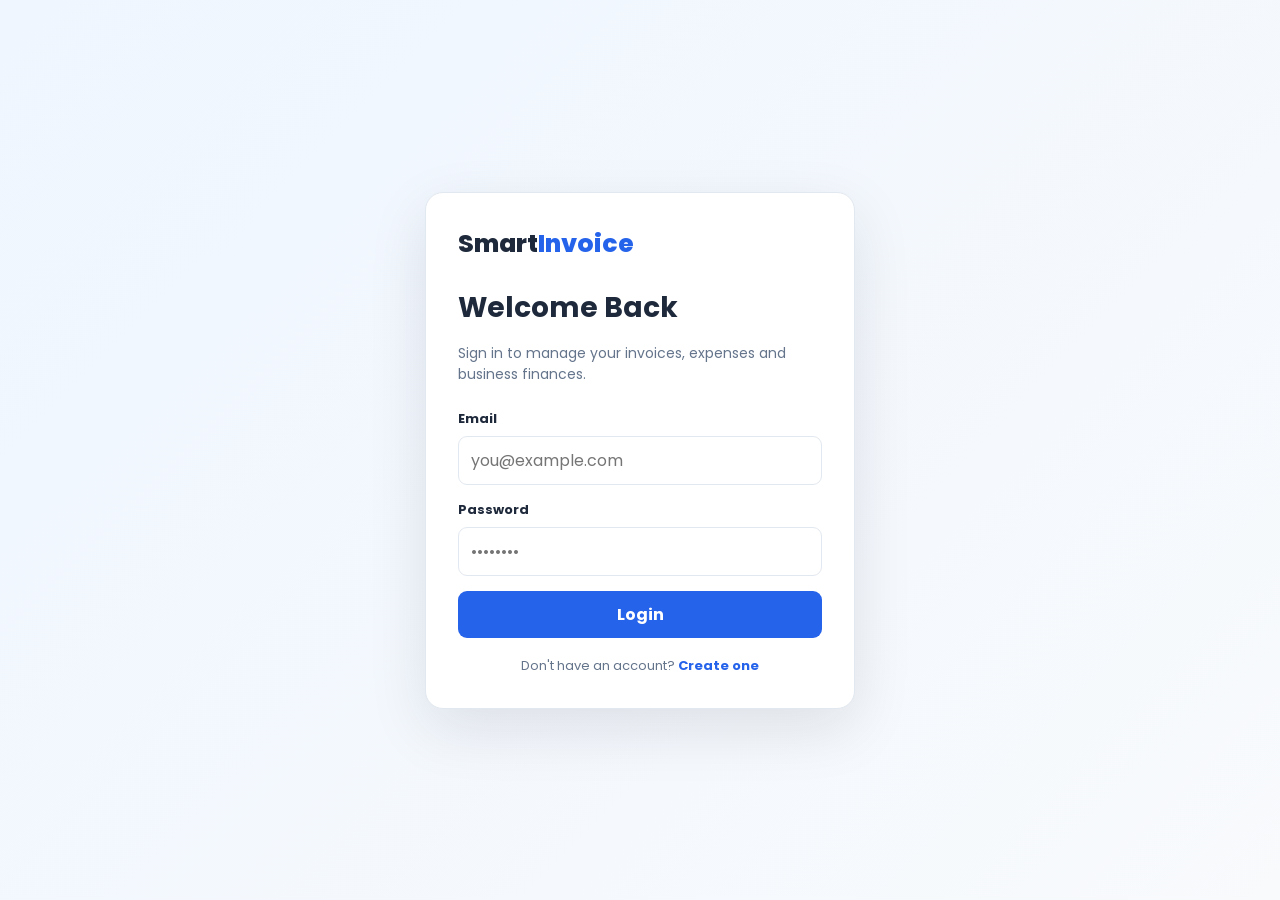
<file: index.html>
<!DOCTYPE html>
<html lang="en">
<head>
    <meta charset="UTF-8">
    <meta name="viewport" content="width=device-width, initial-scale=1.0">
    <title>SmartInvoice</title>

    <meta http-equiv="refresh" content="0; url=pages/login.html">
</head>

<body>
    <p>
        Opening SmartInvoice...
        <a href="pages/login.html">Continue</a>
    </p>
</body>
</html>
</file>
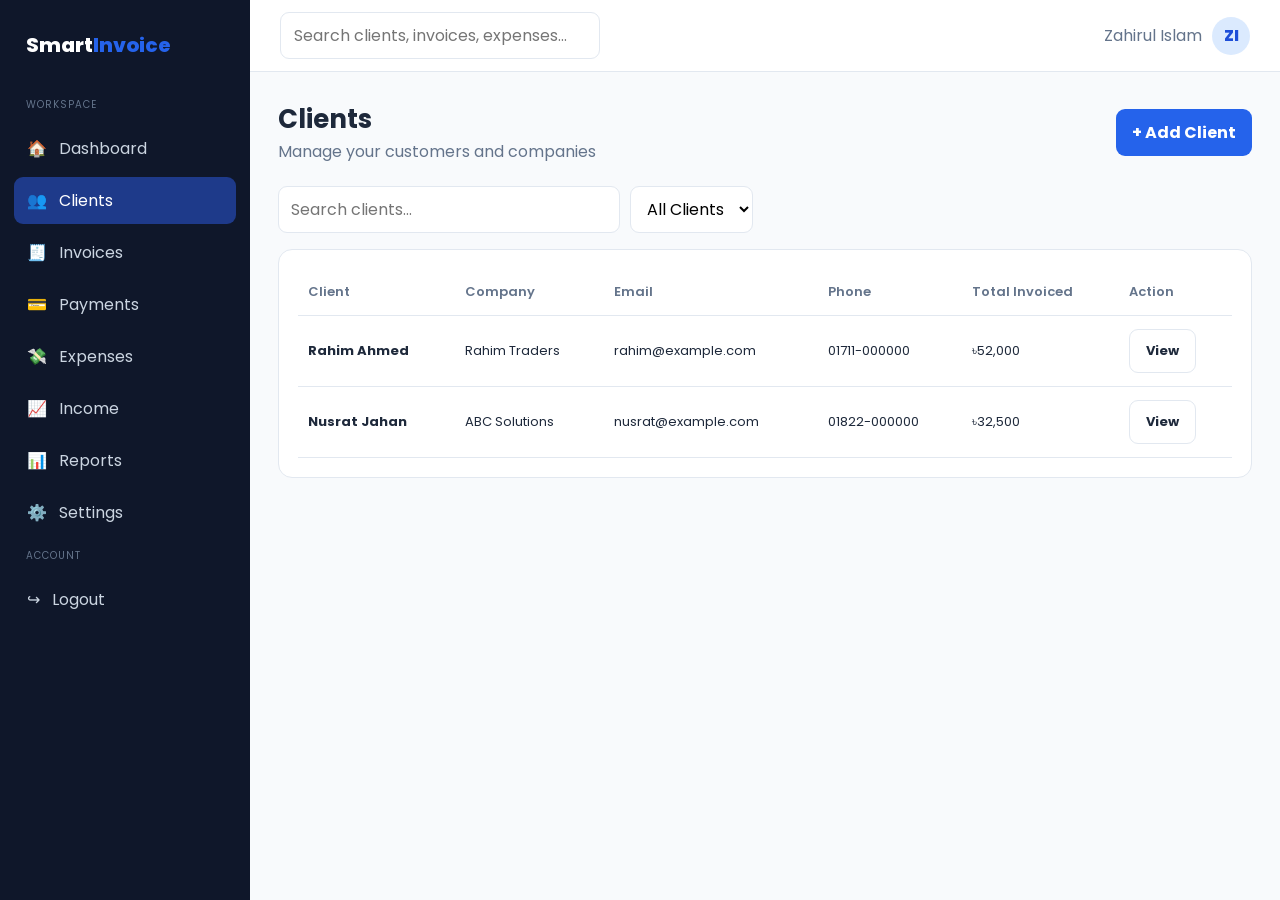
<file: pages/clients.html>
<!DOCTYPE html>
<html lang="en">
<head>
    <meta charset="UTF-8">
    <meta name="viewport" content="width=device-width, initial-scale=1.0">
    <title>Clients — SmartInvoice</title>

    <link rel="stylesheet" href="../assets/css/style.css">
</head>

<body>
    <div class="app">
        
    <aside class="sidebar" id="sidebar">
        <div class="sidebar-logo">
            Smart<span>Invoice</span>
        </div>

        <div class="nav-title">Workspace</div>

        <nav class="nav">
            <button data-page="dashboard" onclick="location.href='dashboard.html'">🏠 &nbsp; Dashboard</button>
            <button data-page="clients" onclick="location.href='clients.html'">👥 &nbsp; Clients</button>
            <button data-page="invoices" onclick="location.href='invoices.html'">🧾 &nbsp; Invoices</button>
            <button data-page="payments" onclick="location.href='payments.html'">💳 &nbsp; Payments</button>
            <button data-page="expenses" onclick="location.href='expenses.html'">💸 &nbsp; Expenses</button>
            <button data-page="income" onclick="location.href='income.html'">📈 &nbsp; Income</button>
            <button data-page="reports" onclick="location.href='reports.html'">📊 &nbsp; Reports</button>
            <button data-page="settings" onclick="location.href='settings.html'">⚙️ &nbsp; Settings</button>
        </nav>

        <div class="nav-title">Account</div>

        <nav class="nav">
            <button onclick="SmartInvoice.logout()">↪ &nbsp; Logout</button>
        </nav>
    </aside>
    

        <main class="main">
            <header class="topbar">
                <div class="topbar-left">
                    <button
                        class="mobile-menu"
                        onclick="SmartInvoice.toggleSidebar()"
                    >
                        ☰
                    </button>

                    <input
                        class="search"
                        type="search"
                        placeholder="Search clients, invoices, expenses..."
                    >
                </div>

                <div class="profile">
                    <span class="muted">Zahirul Islam</span>

                    <div class="avatar">
                        ZI
                    </div>
                </div>
            </header>

            <div class="content">
                
<div class="titlebar">
    <div>
        <h1>Clients</h1>
        <div class="muted">Manage your customers and companies</div>
    </div>

    <button class="btn btn-primary" onclick="SmartInvoice.toast('Add Client selected')">
        + Add Client
    </button>
</div>

<div class="toolbar">
    <input type="search" placeholder="Search clients...">

    <select>
        <option>All Clients</option>
        <option>Active</option>
        <option>Inactive</option>
    </select>
</div>

<div class="card table-card">
    <table>
        <thead>
            <tr>
                <th>Client</th>
                <th>Company</th>
                <th>Email</th>
                <th>Phone</th>
                <th>Total Invoiced</th>
                <th>Action</th>
            </tr>
        </thead>

        <tbody>
            <tr>
                <td><b>Rahim Ahmed</b></td>
                <td>Rahim Traders</td>
                <td>rahim@example.com</td>
                <td>01711-000000</td>
                <td>৳52,000</td>
                <td><button class="btn btn-outline" onclick="SmartInvoice.toast('Client opened')">View</button></td>
            </tr>

            <tr>
                <td><b>Nusrat Jahan</b></td>
                <td>ABC Solutions</td>
                <td>nusrat@example.com</td>
                <td>01822-000000</td>
                <td>৳32,500</td>
                <td><button class="btn btn-outline" onclick="SmartInvoice.toast('Client opened')">View</button></td>
            </tr>
        </tbody>
    </table>
</div>

            </div>
        </main>
    </div>

    <div id="toast" class="toast"></div>

    <script src="../assets/js/api.js"></script>
    <script src="../assets/js/auth.js"></script>
    <script src="../assets/js/app.js"></script>
</body>
</html>
</file>
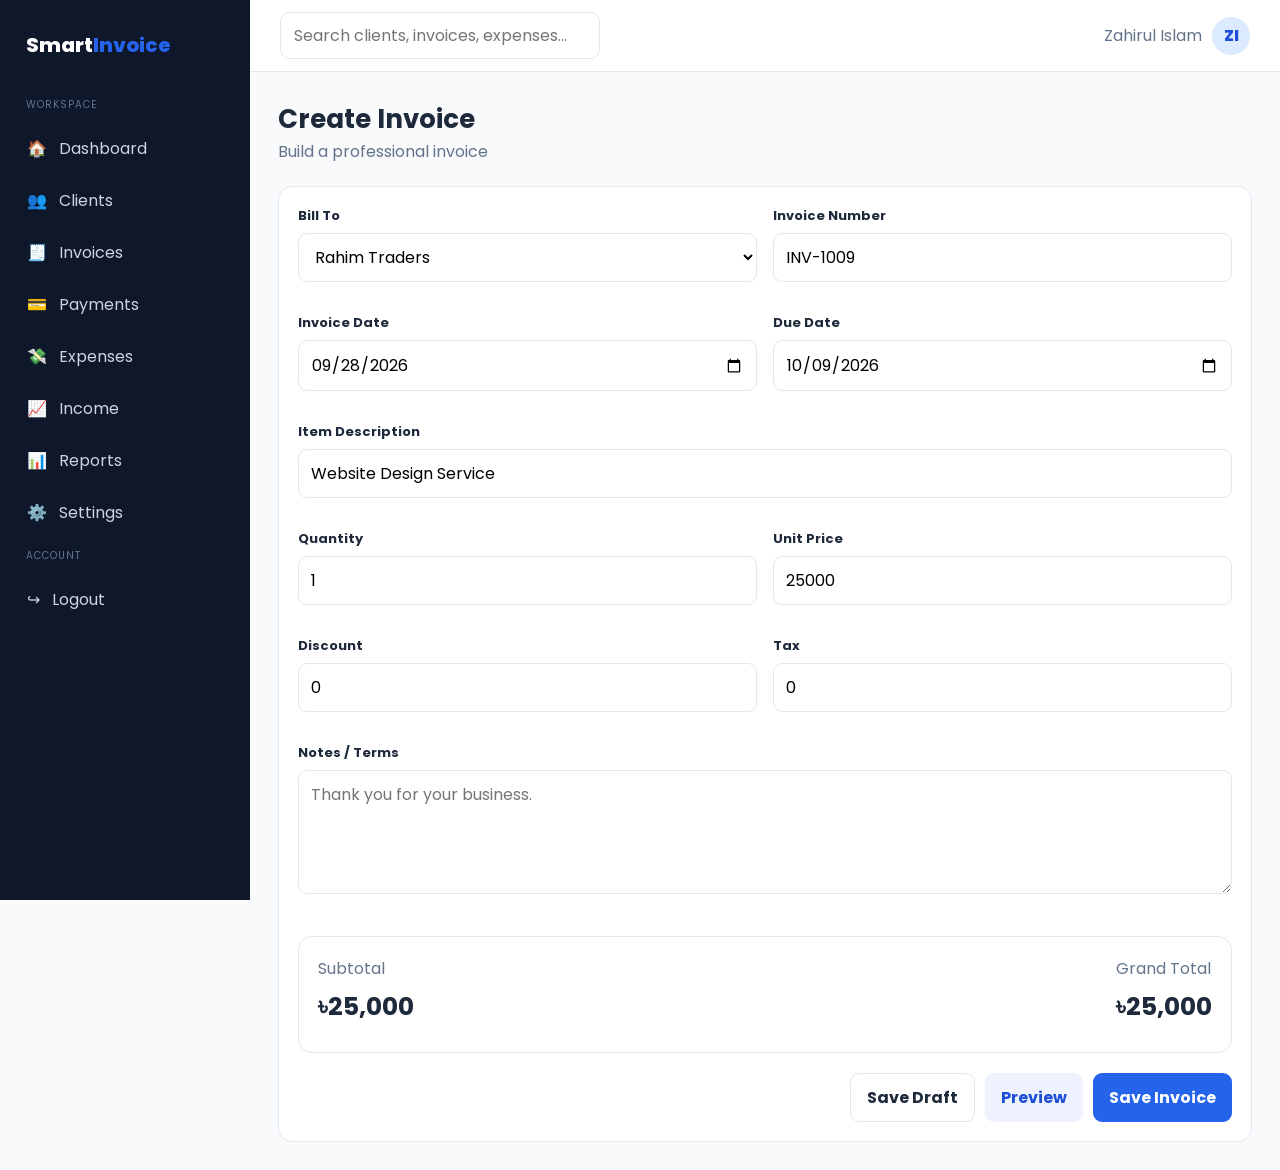
<file: pages/create-invoice.html>
<!DOCTYPE html>
<html lang="en">
<head>
    <meta charset="UTF-8">
    <meta name="viewport" content="width=device-width, initial-scale=1.0">
    <title>Create Invoice — SmartInvoice</title>

    <link rel="stylesheet" href="../assets/css/style.css">
</head>

<body>
    <div class="app">

        <aside class="sidebar" id="sidebar">
            <div class="sidebar-logo">
                Smart<span>Invoice</span>
            </div>

            <div class="nav-title">Workspace</div>

            <nav class="nav">
                <button data-page="dashboard" onclick="location.href='dashboard.html'">
                    🏠 &nbsp; Dashboard
                </button>

                <button data-page="clients" onclick="location.href='clients.html'">
                    👥 &nbsp; Clients
                </button>

                <button data-page="invoices" onclick="location.href='invoices.html'">
                    🧾 &nbsp; Invoices
                </button>

                <button data-page="payments" onclick="location.href='payments.html'">
                    💳 &nbsp; Payments
                </button>

                <button data-page="expenses" onclick="location.href='expenses.html'">
                    💸 &nbsp; Expenses
                </button>

                <button data-page="income" onclick="location.href='income.html'">
                    📈 &nbsp; Income
                </button>

                <button data-page="reports" onclick="location.href='reports.html'">
                    📊 &nbsp; Reports
                </button>

                <button data-page="settings" onclick="location.href='settings.html'">
                    ⚙️ &nbsp; Settings
                </button>
            </nav>

            <div class="nav-title">Account</div>

            <nav class="nav">
                <button onclick="SmartInvoice.logout()">
                    ↪ &nbsp; Logout
                </button>
            </nav>
        </aside>

        <main class="main">
            <header class="topbar">
                <div class="topbar-left">
                    <button
                        class="mobile-menu"
                        onclick="SmartInvoice.toggleSidebar()"
                    >
                        ☰
                    </button>

                    <input
                        class="search"
                        type="search"
                        placeholder="Search clients, invoices, expenses..."
                    >
                </div>

                <div class="profile">
                    <span class="muted">Zahirul Islam</span>

                    <div class="avatar">
                        ZI
                    </div>
                </div>
            </header>

            <div class="content">

                <div class="titlebar">
                    <div>
                        <h1>Create Invoice</h1>
                        <div class="muted">
                            Build a professional invoice
                        </div>
                    </div>
                </div>

                <div class="card form">
                    <div class="form-grid">

                        <div class="field">
                            <label for="client">Bill To</label>
                            <select id="client">
                                <option>Rahim Traders</option>
                                <option>ABC Solutions</option>
                                <option>Maya Fashion</option>
                                <option>Nexus Studio</option>
                            </select>
                        </div>

                        <div class="field">
                            <label for="invoiceNumber">Invoice Number</label>
                            <input
                                id="invoiceNumber"
                                value="INV-1009"
                            >
                        </div>

                        <div class="field">
                            <label for="invoiceDate">Invoice Date</label>
                            <input
                                id="invoiceDate"
                                type="date"
                                value="2026-09-28"
                            >
                        </div>

                        <div class="field">
                            <label for="dueDate">Due Date</label>
                            <input
                                id="dueDate"
                                type="date"
                                value="2026-10-09"
                            >
                        </div>

                        <div class="field full">
                            <label for="description">Item Description</label>
                            <input
                                id="description"
                                value="Website Design Service"
                            >
                        </div>

                        <div class="field">
                            <label for="quantity">Quantity</label>
                            <input
                                id="quantity"
                                type="number"
                                value="1"
                                min="1"
                            >
                        </div>

                        <div class="field">
                            <label for="unitPrice">Unit Price</label>
                            <input
                                id="unitPrice"
                                type="number"
                                value="25000"
                                min="0"
                            >
                        </div>

                        <div class="field">
                            <label for="discount">Discount</label>
                            <input
                                id="discount"
                                type="number"
                                value="0"
                                min="0"
                            >
                        </div>

                        <div class="field">
                            <label for="tax">Tax</label>
                            <input
                                id="tax"
                                type="number"
                                value="0"
                                min="0"
                            >
                        </div>

                        <div class="field full">
                            <label for="notes">Notes / Terms</label>
                            <textarea
                                id="notes"
                                rows="4"
                                placeholder="Thank you for your business."
                            ></textarea>
                        </div>
                    </div>

                    <div class="card" style="margin-top: 20px;">
                        <div class="metric">
                            <div>
                                <div class="muted">Subtotal</div>
                                <h2>৳25,000</h2>
                            </div>

                            <div>
                                <div class="muted">Grand Total</div>
                                <h2>৳25,000</h2>
                            </div>
                        </div>
                    </div>

                    <div style="display: flex; gap: 10px; justify-content: flex-end; margin-top: 20px; flex-wrap: wrap;">
                        <button
                            class="btn btn-outline"
                            onclick="location.href='invoices.html'"
                        >
                            Save Draft
                        </button>

                        <button
                            class="btn btn-secondary"
                            onclick="SmartInvoice.toast('Invoice preview opened')"
                        >
                            Preview
                        </button>

                        <button
                            class="btn btn-primary"
                            onclick="SmartInvoice.toast('Invoice saved successfully')"
                        >
                            Save Invoice
                        </button>
                    </div>
                </div>

            </div>
        </main>
    </div>

    <div id="toast" class="toast"></div>

    <script src="../assets/js/api.js"></script>
    <script src="../assets/js/auth.js"></script>
    <script src="../assets/js/app.js"></script>
</body>
</html>
</file>
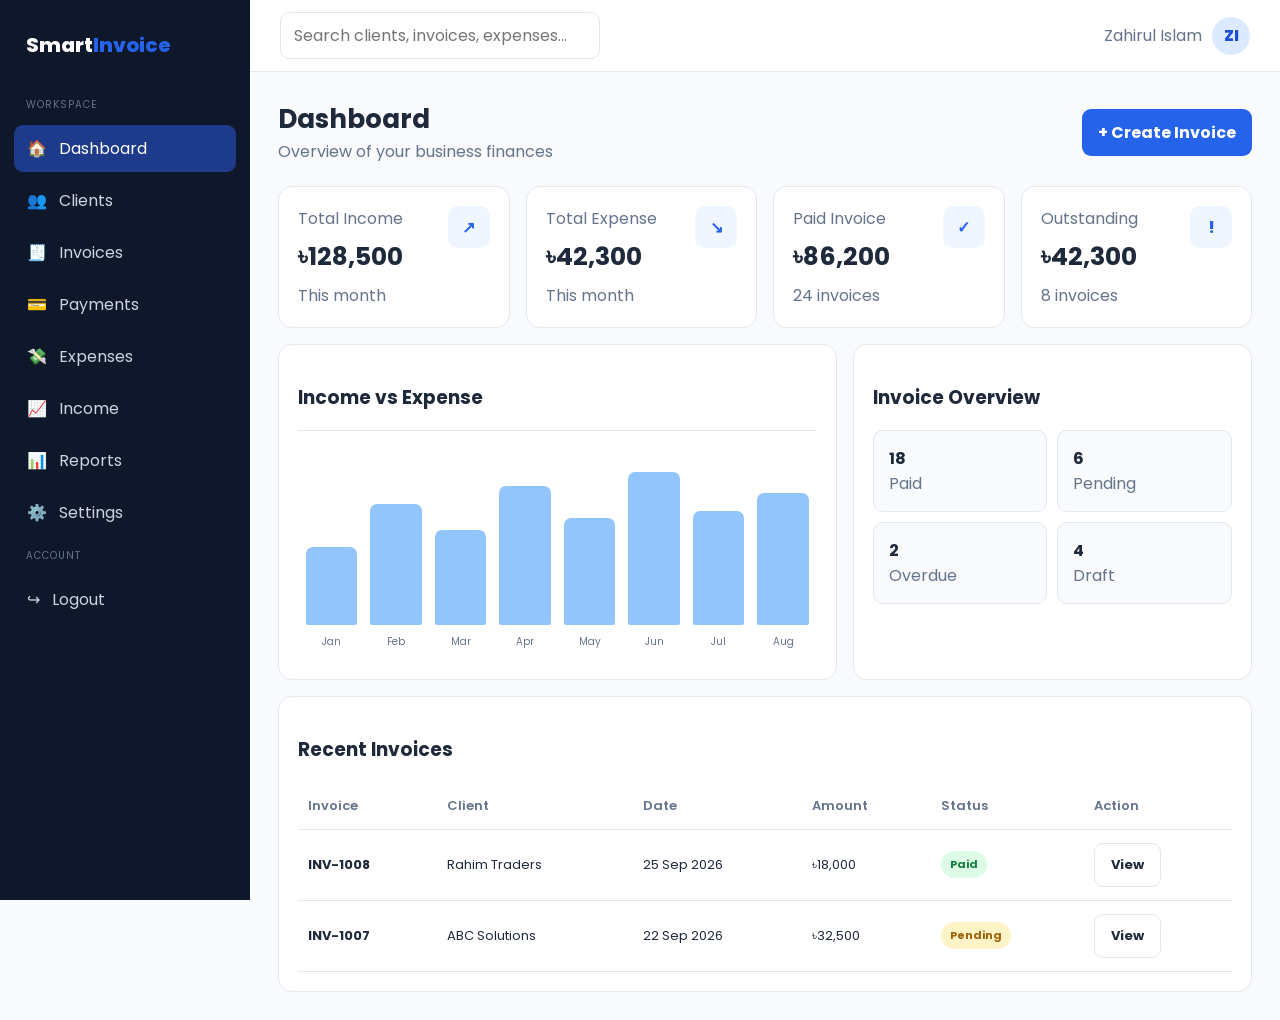
<file: pages/dashboard.html>
<!DOCTYPE html>
<html lang="en">
<head>
    <meta charset="UTF-8">
    <meta name="viewport" content="width=device-width, initial-scale=1.0">
    <title>Dashboard — SmartInvoice</title>

    <link rel="stylesheet" href="../assets/css/style.css">
</head>

<body>
    <div class="app">
        
    <aside class="sidebar" id="sidebar">
        <div class="sidebar-logo">
            Smart<span>Invoice</span>
        </div>

        <div class="nav-title">Workspace</div>

        <nav class="nav">
            <button data-page="dashboard" onclick="location.href='dashboard.html'">🏠 &nbsp; Dashboard</button>
            <button data-page="clients" onclick="location.href='clients.html'">👥 &nbsp; Clients</button>
            <button data-page="invoices" onclick="location.href='invoices.html'">🧾 &nbsp; Invoices</button>
            <button data-page="payments" onclick="location.href='payments.html'">💳 &nbsp; Payments</button>
            <button data-page="expenses" onclick="location.href='expenses.html'">💸 &nbsp; Expenses</button>
            <button data-page="income" onclick="location.href='income.html'">📈 &nbsp; Income</button>
            <button data-page="reports" onclick="location.href='reports.html'">📊 &nbsp; Reports</button>
            <button data-page="settings" onclick="location.href='settings.html'">⚙️ &nbsp; Settings</button>
        </nav>

        <div class="nav-title">Account</div>

        <nav class="nav">
            <button onclick="SmartInvoice.logout()">↪ &nbsp; Logout</button>
        </nav>
    </aside>
    

        <main class="main">
            <header class="topbar">
                <div class="topbar-left">
                    <button
                        class="mobile-menu"
                        onclick="SmartInvoice.toggleSidebar()"
                    >
                        ☰
                    </button>

                    <input
                        class="search"
                        type="search"
                        placeholder="Search clients, invoices, expenses..."
                    >
                </div>

                <div class="profile">
                    <span class="muted">Zahirul Islam</span>

                    <div class="avatar">
                        ZI
                    </div>
                </div>
            </header>

            <div class="content">
                
<div class="titlebar">
    <div>
        <h1>Dashboard</h1>
        <div class="muted">Overview of your business finances</div>
    </div>

    <button class="btn btn-primary" onclick="location.href='create-invoice.html'">
        + Create Invoice
    </button>
</div>

<div class="cards">
    <div class="card metric">
        <div>
            <div class="muted">Total Income</div>
            <h2>৳128,500</h2>
            <div class="muted">This month</div>
        </div>
        <div class="metric-icon">↗</div>
    </div>

    <div class="card metric">
        <div>
            <div class="muted">Total Expense</div>
            <h2>৳42,300</h2>
            <div class="muted">This month</div>
        </div>
        <div class="metric-icon">↘</div>
    </div>

    <div class="card metric">
        <div>
            <div class="muted">Paid Invoice</div>
            <h2>৳86,200</h2>
            <div class="muted">24 invoices</div>
        </div>
        <div class="metric-icon">✓</div>
    </div>

    <div class="card metric">
        <div>
            <div class="muted">Outstanding</div>
            <h2>৳42,300</h2>
            <div class="muted">8 invoices</div>
        </div>
        <div class="metric-icon">!</div>
    </div>
</div>

<div class="grid-2">
    <div class="card">
        <h3>Income vs Expense</h3>

        <div class="chart">
            <div class="bar" style="height:45%"><span>Jan</span></div>
            <div class="bar" style="height:70%"><span>Feb</span></div>
            <div class="bar" style="height:55%"><span>Mar</span></div>
            <div class="bar" style="height:80%"><span>Apr</span></div>
            <div class="bar" style="height:62%"><span>May</span></div>
            <div class="bar" style="height:88%"><span>Jun</span></div>
            <div class="bar" style="height:66%"><span>Jul</span></div>
            <div class="bar" style="height:76%"><span>Aug</span></div>
        </div>
    </div>

    <div class="card">
        <h3>Invoice Overview</h3>

        <div class="quick-grid">
            <div class="quick-card">
                <b>18</b>
                <div class="muted">Paid</div>
            </div>

            <div class="quick-card">
                <b>6</b>
                <div class="muted">Pending</div>
            </div>

            <div class="quick-card">
                <b>2</b>
                <div class="muted">Overdue</div>
            </div>

            <div class="quick-card">
                <b>4</b>
                <div class="muted">Draft</div>
            </div>
        </div>
    </div>
</div>

<div class="card" style="margin-top:16px">
    <h3>Recent Invoices</h3>

    <div class="table-card">
        <table>
            <thead>
                <tr>
                    <th>Invoice</th>
                    <th>Client</th>
                    <th>Date</th>
                    <th>Amount</th>
                    <th>Status</th>
                    <th>Action</th>
                </tr>
            </thead>

            <tbody>
                <tr>
                    <td><b>INV-1008</b></td>
                    <td>Rahim Traders</td>
                    <td>25 Sep 2026</td>
                    <td>৳18,000</td>
                    <td><span class="status paid">Paid</span></td>
                    <td><button class="btn btn-outline" onclick="SmartInvoice.toast('Invoice opened')">View</button></td>
                </tr>

                <tr>
                    <td><b>INV-1007</b></td>
                    <td>ABC Solutions</td>
                    <td>22 Sep 2026</td>
                    <td>৳32,500</td>
                    <td><span class="status pending">Pending</span></td>
                    <td><button class="btn btn-outline" onclick="SmartInvoice.toast('Invoice opened')">View</button></td>
                </tr>
            </tbody>
        </table>
    </div>
</div>

            </div>
        </main>
    </div>

    <div id="toast" class="toast"></div>

    <script src="../assets/js/api.js"></script>
    <script src="../assets/js/auth.js"></script>
    <script src="../assets/js/app.js"></script>
</body>
</html>
</file>
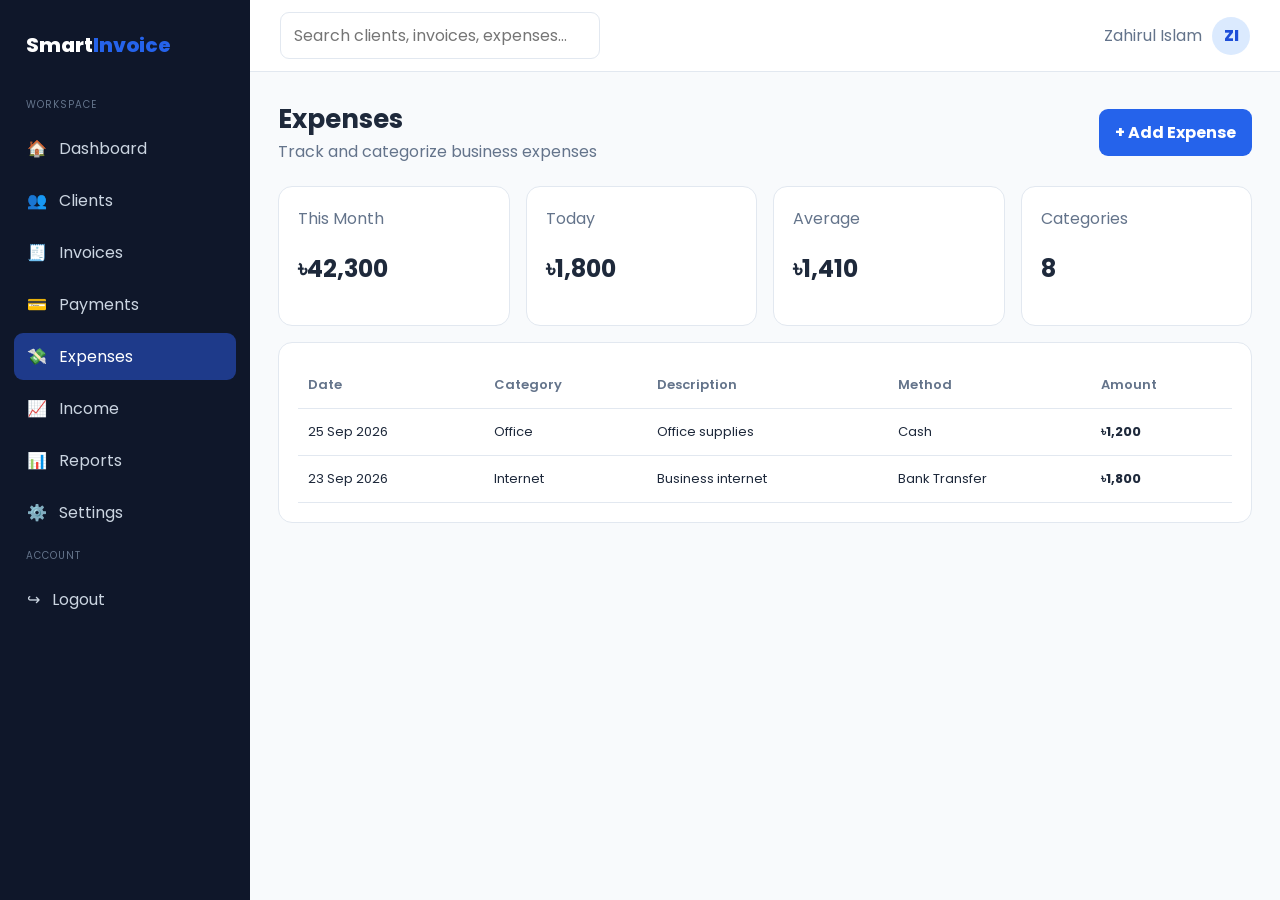
<file: pages/expenses.html>
<!DOCTYPE html>
<html lang="en">
<head>
    <meta charset="UTF-8">
    <meta name="viewport" content="width=device-width, initial-scale=1.0">
    <title>Expenses — SmartInvoice</title>

    <link rel="stylesheet" href="../assets/css/style.css">
</head>

<body>
    <div class="app">
        
    <aside class="sidebar" id="sidebar">
        <div class="sidebar-logo">
            Smart<span>Invoice</span>
        </div>

        <div class="nav-title">Workspace</div>

        <nav class="nav">
            <button data-page="dashboard" onclick="location.href='dashboard.html'">🏠 &nbsp; Dashboard</button>
            <button data-page="clients" onclick="location.href='clients.html'">👥 &nbsp; Clients</button>
            <button data-page="invoices" onclick="location.href='invoices.html'">🧾 &nbsp; Invoices</button>
            <button data-page="payments" onclick="location.href='payments.html'">💳 &nbsp; Payments</button>
            <button data-page="expenses" onclick="location.href='expenses.html'">💸 &nbsp; Expenses</button>
            <button data-page="income" onclick="location.href='income.html'">📈 &nbsp; Income</button>
            <button data-page="reports" onclick="location.href='reports.html'">📊 &nbsp; Reports</button>
            <button data-page="settings" onclick="location.href='settings.html'">⚙️ &nbsp; Settings</button>
        </nav>

        <div class="nav-title">Account</div>

        <nav class="nav">
            <button onclick="SmartInvoice.logout()">↪ &nbsp; Logout</button>
        </nav>
    </aside>
    

        <main class="main">
            <header class="topbar">
                <div class="topbar-left">
                    <button
                        class="mobile-menu"
                        onclick="SmartInvoice.toggleSidebar()"
                    >
                        ☰
                    </button>

                    <input
                        class="search"
                        type="search"
                        placeholder="Search clients, invoices, expenses..."
                    >
                </div>

                <div class="profile">
                    <span class="muted">Zahirul Islam</span>

                    <div class="avatar">
                        ZI
                    </div>
                </div>
            </header>

            <div class="content">
                
<div class="titlebar">
    <div>
        <h1>Expenses</h1>
        <div class="muted">Track and categorize business expenses</div>
    </div>

    <button class="btn btn-primary" onclick="SmartInvoice.toast('Add Expense selected')">
        + Add Expense
    </button>
</div>

<div class="cards">
    <div class="card">
        <div class="muted">This Month</div>
        <h2>৳42,300</h2>
    </div>

    <div class="card">
        <div class="muted">Today</div>
        <h2>৳1,800</h2>
    </div>

    <div class="card">
        <div class="muted">Average</div>
        <h2>৳1,410</h2>
    </div>

    <div class="card">
        <div class="muted">Categories</div>
        <h2>8</h2>
    </div>
</div>

<div class="card table-card" style="margin-top:16px">
    <table>
        <thead>
            <tr>
                <th>Date</th>
                <th>Category</th>
                <th>Description</th>
                <th>Method</th>
                <th>Amount</th>
            </tr>
        </thead>

        <tbody>
            <tr>
                <td>25 Sep 2026</td>
                <td>Office</td>
                <td>Office supplies</td>
                <td>Cash</td>
                <td><b>৳1,200</b></td>
            </tr>

            <tr>
                <td>23 Sep 2026</td>
                <td>Internet</td>
                <td>Business internet</td>
                <td>Bank Transfer</td>
                <td><b>৳1,800</b></td>
            </tr>
        </tbody>
    </table>
</div>

            </div>
        </main>
    </div>

    <div id="toast" class="toast"></div>

    <script src="../assets/js/api.js"></script>
    <script src="../assets/js/auth.js"></script>
    <script src="../assets/js/app.js"></script>
</body>
</html>
</file>
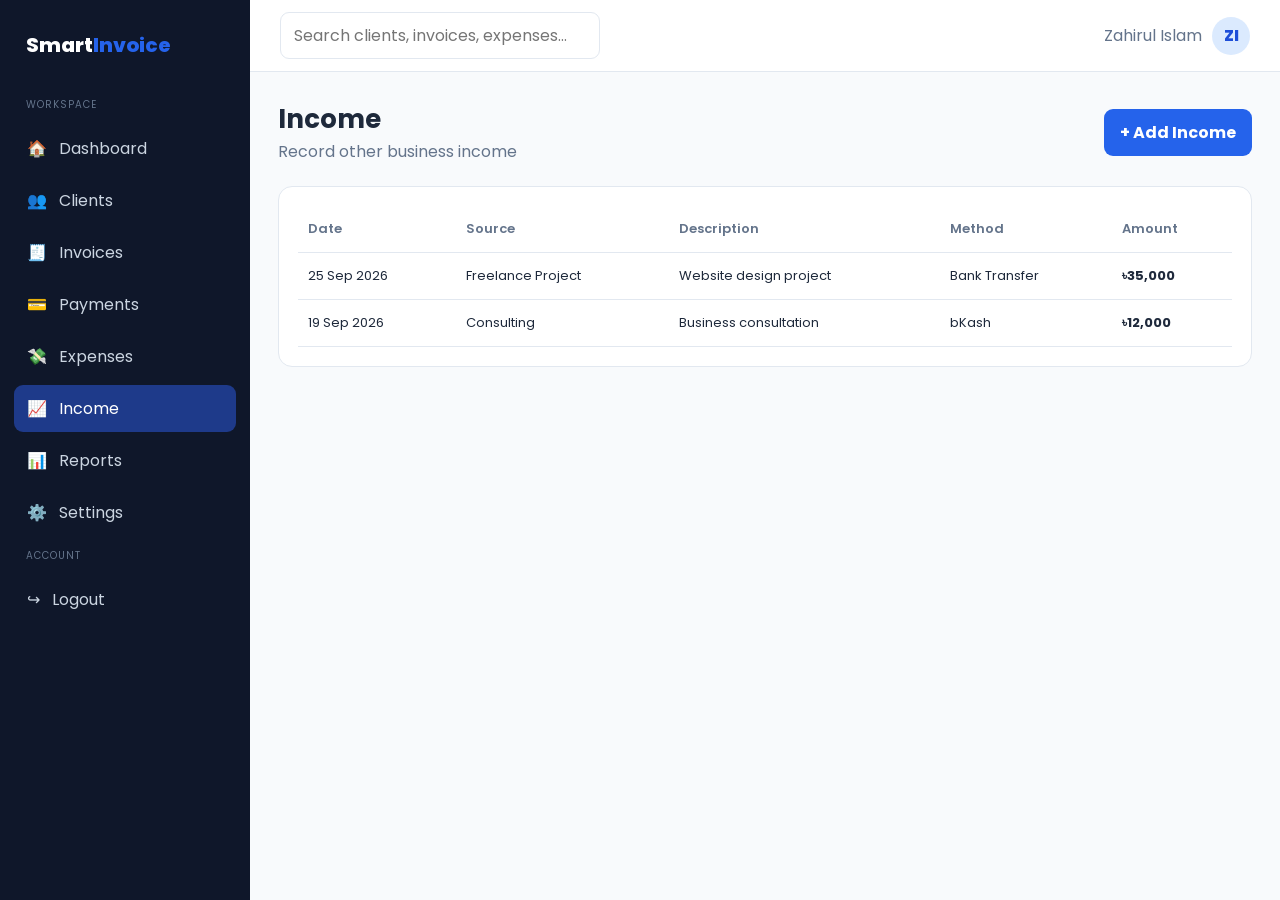
<file: pages/income.html>
<!DOCTYPE html>
<html lang="en">
<head>
    <meta charset="UTF-8">
    <meta name="viewport" content="width=device-width, initial-scale=1.0">
    <title>Income — SmartInvoice</title>

    <link rel="stylesheet" href="../assets/css/style.css">
</head>

<body>
    <div class="app">
        
    <aside class="sidebar" id="sidebar">
        <div class="sidebar-logo">
            Smart<span>Invoice</span>
        </div>

        <div class="nav-title">Workspace</div>

        <nav class="nav">
            <button data-page="dashboard" onclick="location.href='dashboard.html'">🏠 &nbsp; Dashboard</button>
            <button data-page="clients" onclick="location.href='clients.html'">👥 &nbsp; Clients</button>
            <button data-page="invoices" onclick="location.href='invoices.html'">🧾 &nbsp; Invoices</button>
            <button data-page="payments" onclick="location.href='payments.html'">💳 &nbsp; Payments</button>
            <button data-page="expenses" onclick="location.href='expenses.html'">💸 &nbsp; Expenses</button>
            <button data-page="income" onclick="location.href='income.html'">📈 &nbsp; Income</button>
            <button data-page="reports" onclick="location.href='reports.html'">📊 &nbsp; Reports</button>
            <button data-page="settings" onclick="location.href='settings.html'">⚙️ &nbsp; Settings</button>
        </nav>

        <div class="nav-title">Account</div>

        <nav class="nav">
            <button onclick="SmartInvoice.logout()">↪ &nbsp; Logout</button>
        </nav>
    </aside>
    

        <main class="main">
            <header class="topbar">
                <div class="topbar-left">
                    <button
                        class="mobile-menu"
                        onclick="SmartInvoice.toggleSidebar()"
                    >
                        ☰
                    </button>

                    <input
                        class="search"
                        type="search"
                        placeholder="Search clients, invoices, expenses..."
                    >
                </div>

                <div class="profile">
                    <span class="muted">Zahirul Islam</span>

                    <div class="avatar">
                        ZI
                    </div>
                </div>
            </header>

            <div class="content">
                
<div class="titlebar">
    <div>
        <h1>Income</h1>
        <div class="muted">Record other business income</div>
    </div>

    <button class="btn btn-primary" onclick="SmartInvoice.toast('Add Income selected')">
        + Add Income
    </button>
</div>

<div class="card table-card">
    <table>
        <thead>
            <tr>
                <th>Date</th>
                <th>Source</th>
                <th>Description</th>
                <th>Method</th>
                <th>Amount</th>
            </tr>
        </thead>

        <tbody>
            <tr>
                <td>25 Sep 2026</td>
                <td>Freelance Project</td>
                <td>Website design project</td>
                <td>Bank Transfer</td>
                <td><b>৳35,000</b></td>
            </tr>

            <tr>
                <td>19 Sep 2026</td>
                <td>Consulting</td>
                <td>Business consultation</td>
                <td>bKash</td>
                <td><b>৳12,000</b></td>
            </tr>
        </tbody>
    </table>
</div>

            </div>
        </main>
    </div>

    <div id="toast" class="toast"></div>

    <script src="../assets/js/api.js"></script>
    <script src="../assets/js/auth.js"></script>
    <script src="../assets/js/app.js"></script>
</body>
</html>
</file>
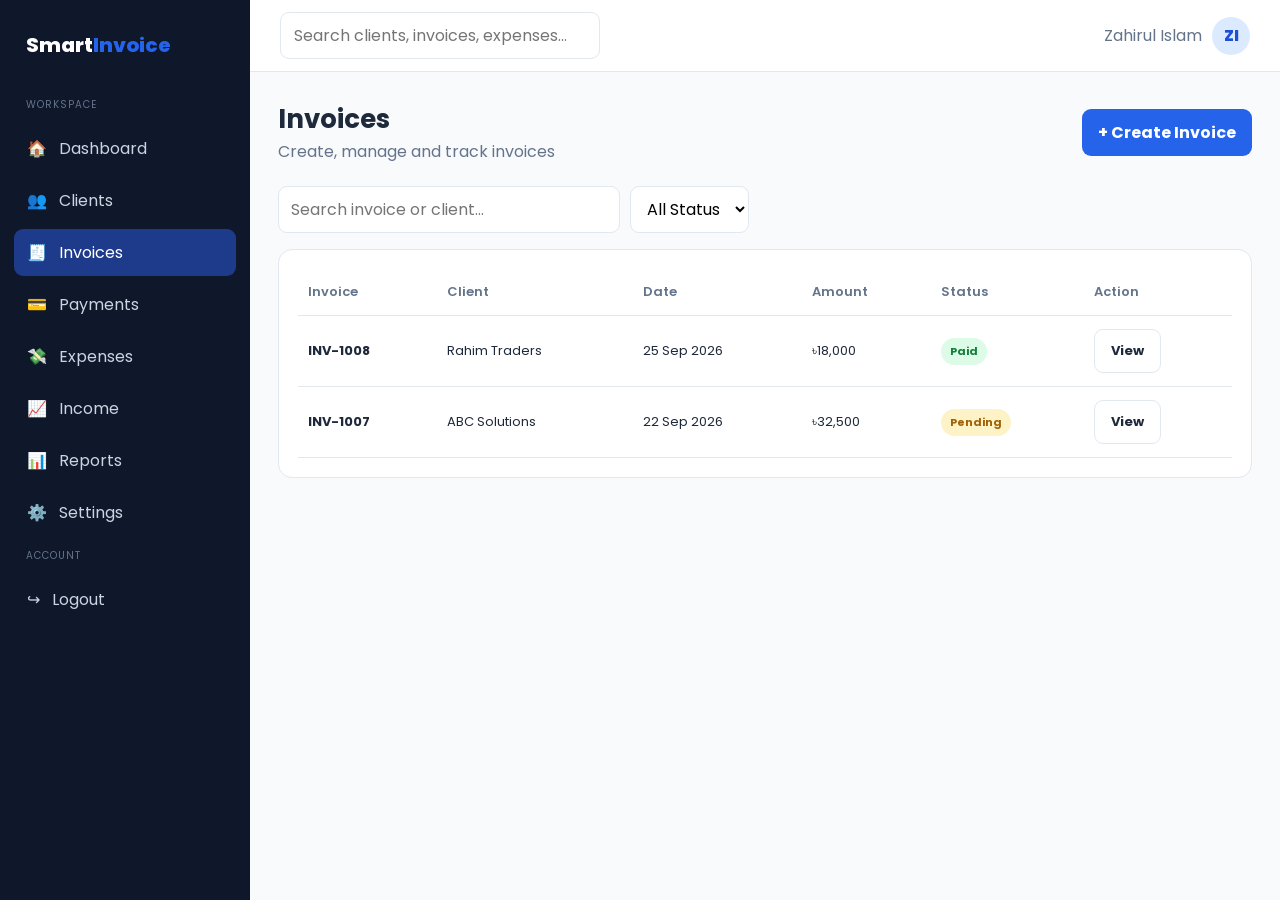
<file: pages/invoices.html>
<!DOCTYPE html>
<html lang="en">
<head>
    <meta charset="UTF-8">
    <meta name="viewport" content="width=device-width, initial-scale=1.0">
    <title>Invoices — SmartInvoice</title>

    <link rel="stylesheet" href="../assets/css/style.css">
</head>

<body>
    <div class="app">
        
    <aside class="sidebar" id="sidebar">
        <div class="sidebar-logo">
            Smart<span>Invoice</span>
        </div>

        <div class="nav-title">Workspace</div>

        <nav class="nav">
            <button data-page="dashboard" onclick="location.href='dashboard.html'">🏠 &nbsp; Dashboard</button>
            <button data-page="clients" onclick="location.href='clients.html'">👥 &nbsp; Clients</button>
            <button data-page="invoices" onclick="location.href='invoices.html'">🧾 &nbsp; Invoices</button>
            <button data-page="payments" onclick="location.href='payments.html'">💳 &nbsp; Payments</button>
            <button data-page="expenses" onclick="location.href='expenses.html'">💸 &nbsp; Expenses</button>
            <button data-page="income" onclick="location.href='income.html'">📈 &nbsp; Income</button>
            <button data-page="reports" onclick="location.href='reports.html'">📊 &nbsp; Reports</button>
            <button data-page="settings" onclick="location.href='settings.html'">⚙️ &nbsp; Settings</button>
        </nav>

        <div class="nav-title">Account</div>

        <nav class="nav">
            <button onclick="SmartInvoice.logout()">↪ &nbsp; Logout</button>
        </nav>
    </aside>
    

        <main class="main">
            <header class="topbar">
                <div class="topbar-left">
                    <button
                        class="mobile-menu"
                        onclick="SmartInvoice.toggleSidebar()"
                    >
                        ☰
                    </button>

                    <input
                        class="search"
                        type="search"
                        placeholder="Search clients, invoices, expenses..."
                    >
                </div>

                <div class="profile">
                    <span class="muted">Zahirul Islam</span>

                    <div class="avatar">
                        ZI
                    </div>
                </div>
            </header>

            <div class="content">
                
<div class="titlebar">
    <div>
        <h1>Invoices</h1>
        <div class="muted">Create, manage and track invoices</div>
    </div>

    <button class="btn btn-primary" onclick="location.href='create-invoice.html'">
        + Create Invoice
    </button>
</div>

<div class="toolbar">
    <input type="search" placeholder="Search invoice or client...">

    <select>
        <option>All Status</option>
        <option>Paid</option>
        <option>Pending</option>
        <option>Overdue</option>
        <option>Draft</option>
    </select>
</div>

<div class="card table-card">
    <table>
        <thead>
            <tr>
                <th>Invoice</th>
                <th>Client</th>
                <th>Date</th>
                <th>Amount</th>
                <th>Status</th>
                <th>Action</th>
            </tr>
        </thead>

        <tbody>
            <tr>
                <td><b>INV-1008</b></td>
                <td>Rahim Traders</td>
                <td>25 Sep 2026</td>
                <td>৳18,000</td>
                <td><span class="status paid">Paid</span></td>
                <td><button class="btn btn-outline" onclick="SmartInvoice.toast('Invoice opened')">View</button></td>
            </tr>

            <tr>
                <td><b>INV-1007</b></td>
                <td>ABC Solutions</td>
                <td>22 Sep 2026</td>
                <td>৳32,500</td>
                <td><span class="status pending">Pending</span></td>
                <td><button class="btn btn-outline" onclick="SmartInvoice.toast('Invoice opened')">View</button></td>
            </tr>
        </tbody>
    </table>
</div>

            </div>
        </main>
    </div>

    <div id="toast" class="toast"></div>

    <script src="../assets/js/api.js"></script>
    <script src="../assets/js/auth.js"></script>
    <script src="../assets/js/app.js"></script>
</body>
</html>
</file>
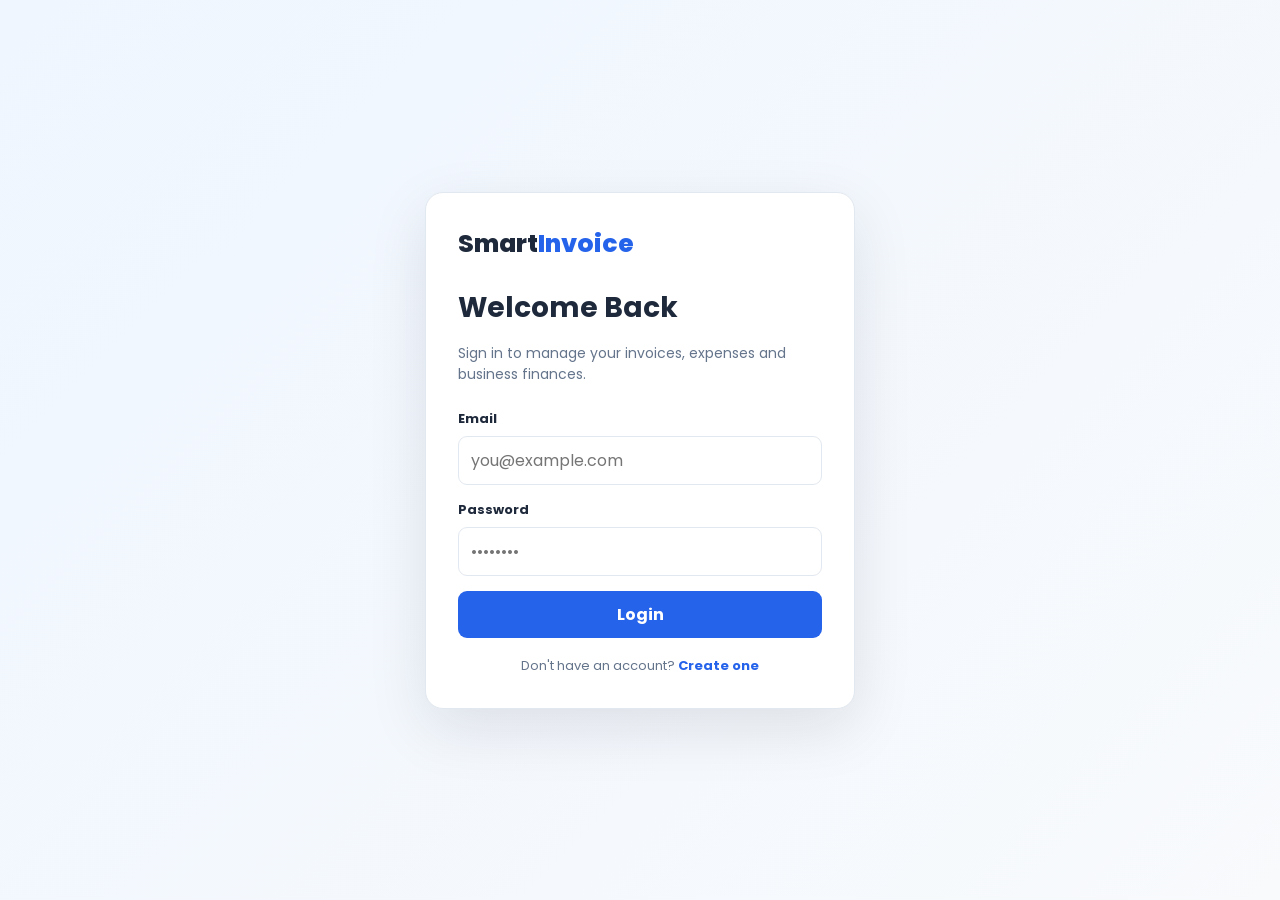
<file: pages/login.html>
<!DOCTYPE html>
<html lang="en">
<head>
    <meta charset="UTF-8">
    <meta name="viewport" content="width=device-width, initial-scale=1.0">
    <title>Login — SmartInvoice</title>

    <link rel="stylesheet" href="../assets/css/style.css">
</head>

<body>
    <main class="login-page">
        <section class="login-box">
            <div class="logo">
                Smart<span>Invoice</span>
            </div>

            <h1>Welcome Back</h1>

            <p class="subtitle">
                Sign in to manage your invoices, expenses and business finances.
            </p>

            <form id="loginForm">
                <div class="field">
                    <label for="email">Email</label>
                    <input
                        id="email"
                        type="email"
                        placeholder="you@example.com"
                        required
                    >
                </div>

                <div class="field">
                    <label for="password">Password</label>
                    <input
                        id="password"
                        type="password"
                        placeholder="••••••••"
                        required
                    >
                </div>

                <button class="btn btn-primary full-btn" type="submit">
                    Login
                </button>
            </form>

            <div class="switch-text">
                Don't have an account?
                <a class="link-btn" href="register.html">
                    Create one
                </a>
            </div>
        </section>
    </main>

    <div id="toast" class="toast"></div>

    <script src="../assets/js/api.js"></script>
    <script src="../assets/js/auth.js"></script>
</body>
</html>
</file>
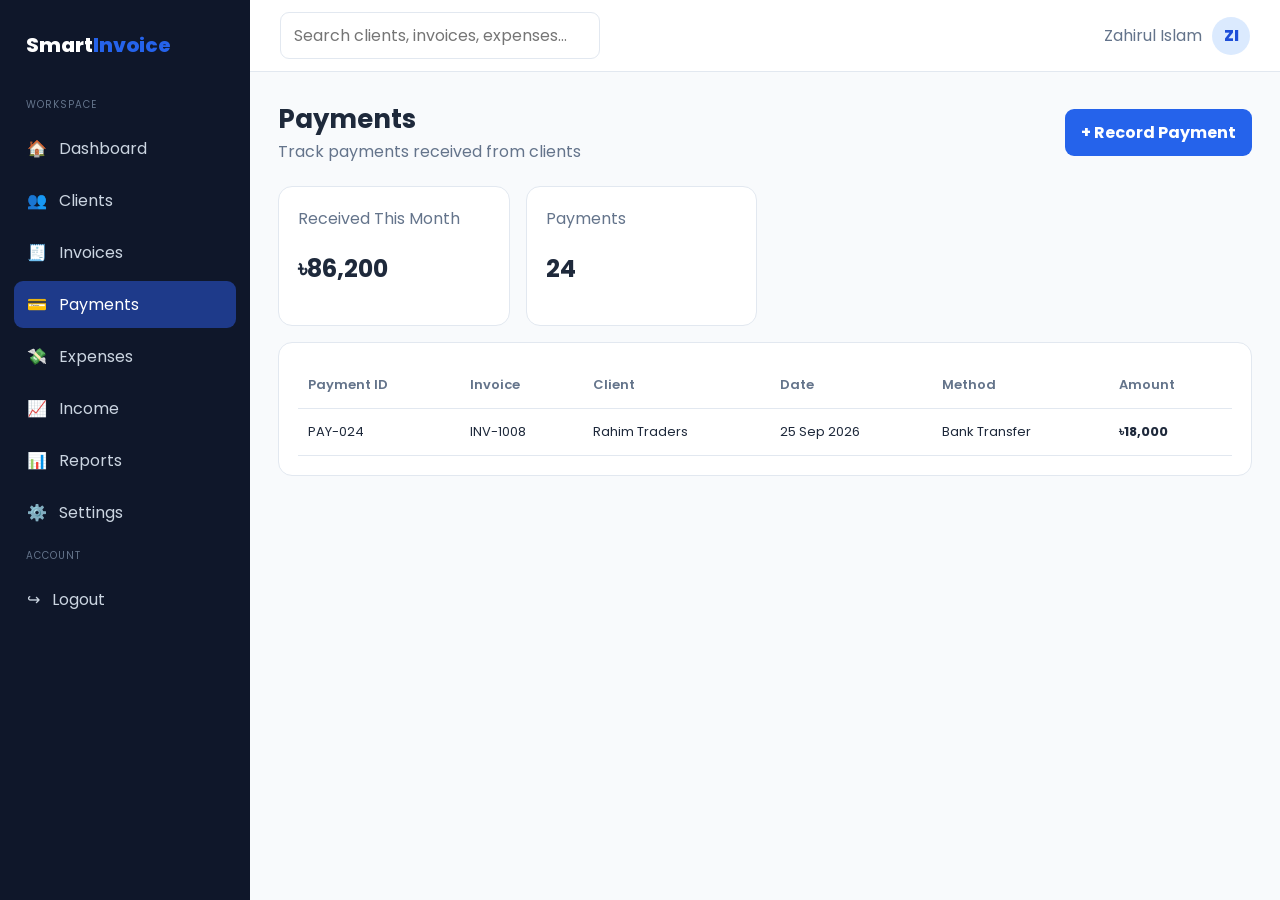
<file: pages/payments.html>
<!DOCTYPE html>
<html lang="en">
<head>
    <meta charset="UTF-8">
    <meta name="viewport" content="width=device-width, initial-scale=1.0">
    <title>Payments — SmartInvoice</title>

    <link rel="stylesheet" href="../assets/css/style.css">
</head>

<body>
    <div class="app">
        
    <aside class="sidebar" id="sidebar">
        <div class="sidebar-logo">
            Smart<span>Invoice</span>
        </div>

        <div class="nav-title">Workspace</div>

        <nav class="nav">
            <button data-page="dashboard" onclick="location.href='dashboard.html'">🏠 &nbsp; Dashboard</button>
            <button data-page="clients" onclick="location.href='clients.html'">👥 &nbsp; Clients</button>
            <button data-page="invoices" onclick="location.href='invoices.html'">🧾 &nbsp; Invoices</button>
            <button data-page="payments" onclick="location.href='payments.html'">💳 &nbsp; Payments</button>
            <button data-page="expenses" onclick="location.href='expenses.html'">💸 &nbsp; Expenses</button>
            <button data-page="income" onclick="location.href='income.html'">📈 &nbsp; Income</button>
            <button data-page="reports" onclick="location.href='reports.html'">📊 &nbsp; Reports</button>
            <button data-page="settings" onclick="location.href='settings.html'">⚙️ &nbsp; Settings</button>
        </nav>

        <div class="nav-title">Account</div>

        <nav class="nav">
            <button onclick="SmartInvoice.logout()">↪ &nbsp; Logout</button>
        </nav>
    </aside>
    

        <main class="main">
            <header class="topbar">
                <div class="topbar-left">
                    <button
                        class="mobile-menu"
                        onclick="SmartInvoice.toggleSidebar()"
                    >
                        ☰
                    </button>

                    <input
                        class="search"
                        type="search"
                        placeholder="Search clients, invoices, expenses..."
                    >
                </div>

                <div class="profile">
                    <span class="muted">Zahirul Islam</span>

                    <div class="avatar">
                        ZI
                    </div>
                </div>
            </header>

            <div class="content">
                
<div class="titlebar">
    <div>
        <h1>Payments</h1>
        <div class="muted">Track payments received from clients</div>
    </div>

    <button class="btn btn-primary" onclick="SmartInvoice.toast('Record Payment selected')">
        + Record Payment
    </button>
</div>

<div class="cards">
    <div class="card">
        <div class="muted">Received This Month</div>
        <h2>৳86,200</h2>
    </div>

    <div class="card">
        <div class="muted">Payments</div>
        <h2>24</h2>
    </div>
</div>

<div class="card table-card" style="margin-top:16px">
    <table>
        <thead>
            <tr>
                <th>Payment ID</th>
                <th>Invoice</th>
                <th>Client</th>
                <th>Date</th>
                <th>Method</th>
                <th>Amount</th>
            </tr>
        </thead>

        <tbody>
            <tr>
                <td>PAY-024</td>
                <td>INV-1008</td>
                <td>Rahim Traders</td>
                <td>25 Sep 2026</td>
                <td>Bank Transfer</td>
                <td><b>৳18,000</b></td>
            </tr>
        </tbody>
    </table>
</div>

            </div>
        </main>
    </div>

    <div id="toast" class="toast"></div>

    <script src="../assets/js/api.js"></script>
    <script src="../assets/js/auth.js"></script>
    <script src="../assets/js/app.js"></script>
</body>
</html>
</file>
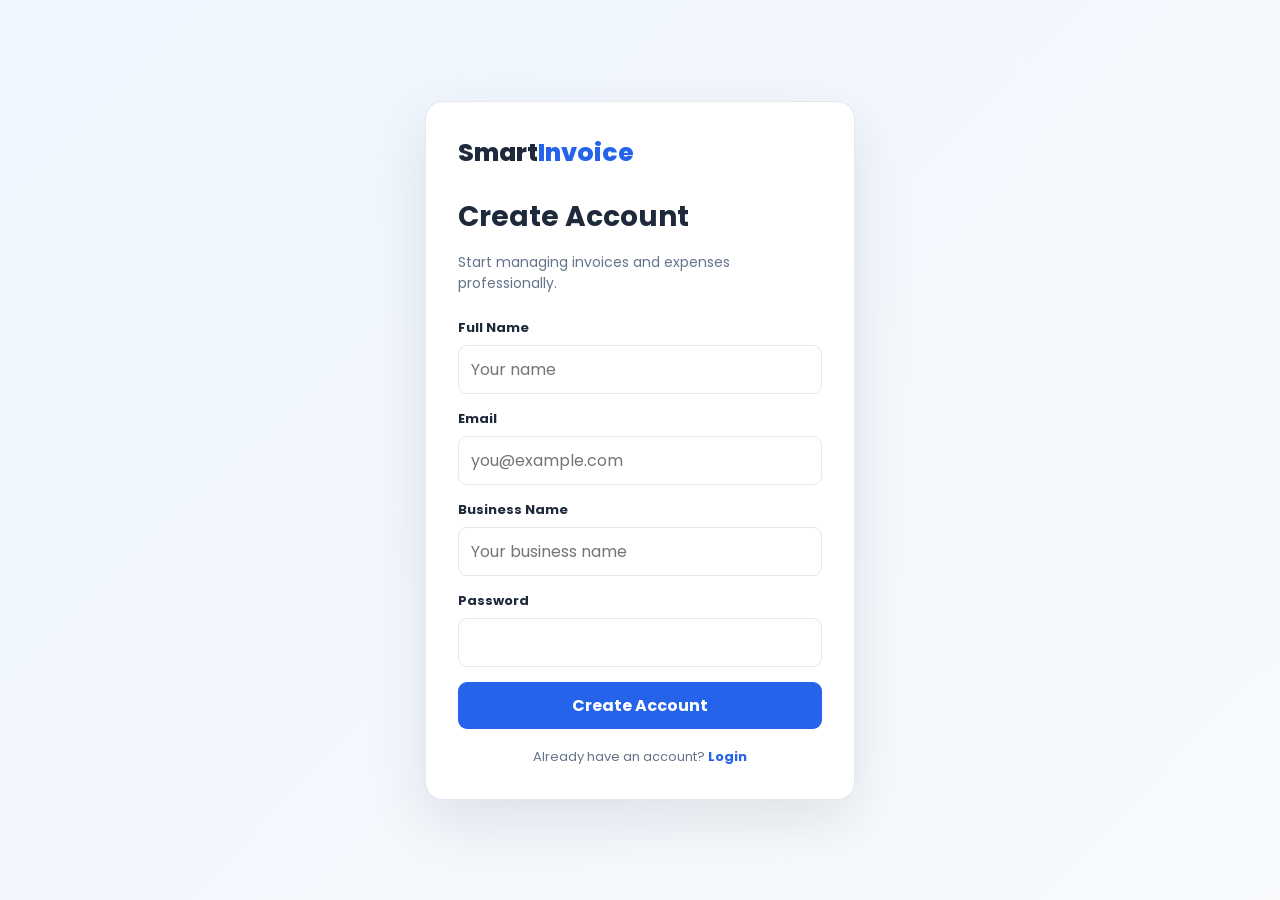
<file: pages/register.html>
<!DOCTYPE html>
<html lang="en">
<head>
    <meta charset="UTF-8">
    <meta name="viewport" content="width=device-width, initial-scale=1.0">
    <title>Create Account — SmartInvoice</title>

    <link rel="stylesheet" href="../assets/css/style.css">
</head>

<body>
    <main class="login-page">
        <section class="login-box">
            <div class="logo">
                Smart<span>Invoice</span>
            </div>

            <h1>Create Account</h1>

            <p class="subtitle">
                Start managing invoices and expenses professionally.
            </p>

            <form id="registerForm">
                <div class="field">
                    <label for="name">Full Name</label>
                    <input
                        id="name"
                        type="text"
                        placeholder="Your name"
                        required
                    >
                </div>

                <div class="field">
                    <label for="email">Email</label>
                    <input
                        id="email"
                        type="email"
                        placeholder="you@example.com"
                        required
                    >
                </div>

                <div class="field">
                    <label for="businessName">Business Name</label>
                    <input
                        id="businessName"
                        type="text"
                        placeholder="Your business name"
                    >
                </div>

                <div class="field">
                    <label for="password">Password</label>
                    <input
                        id="password"
                        type="password"
                        required
                    >
                </div>

                <button class="btn btn-primary full-btn" type="submit">
                    Create Account
                </button>
            </form>

            <div class="switch-text">
                Already have an account?
                <a class="link-btn" href="login.html">
                    Login
                </a>
            </div>
        </section>
    </main>

    <div id="toast" class="toast"></div>

    <script src="../assets/js/api.js"></script>
    <script src="../assets/js/auth.js"></script>
</body>
</html>
</file>
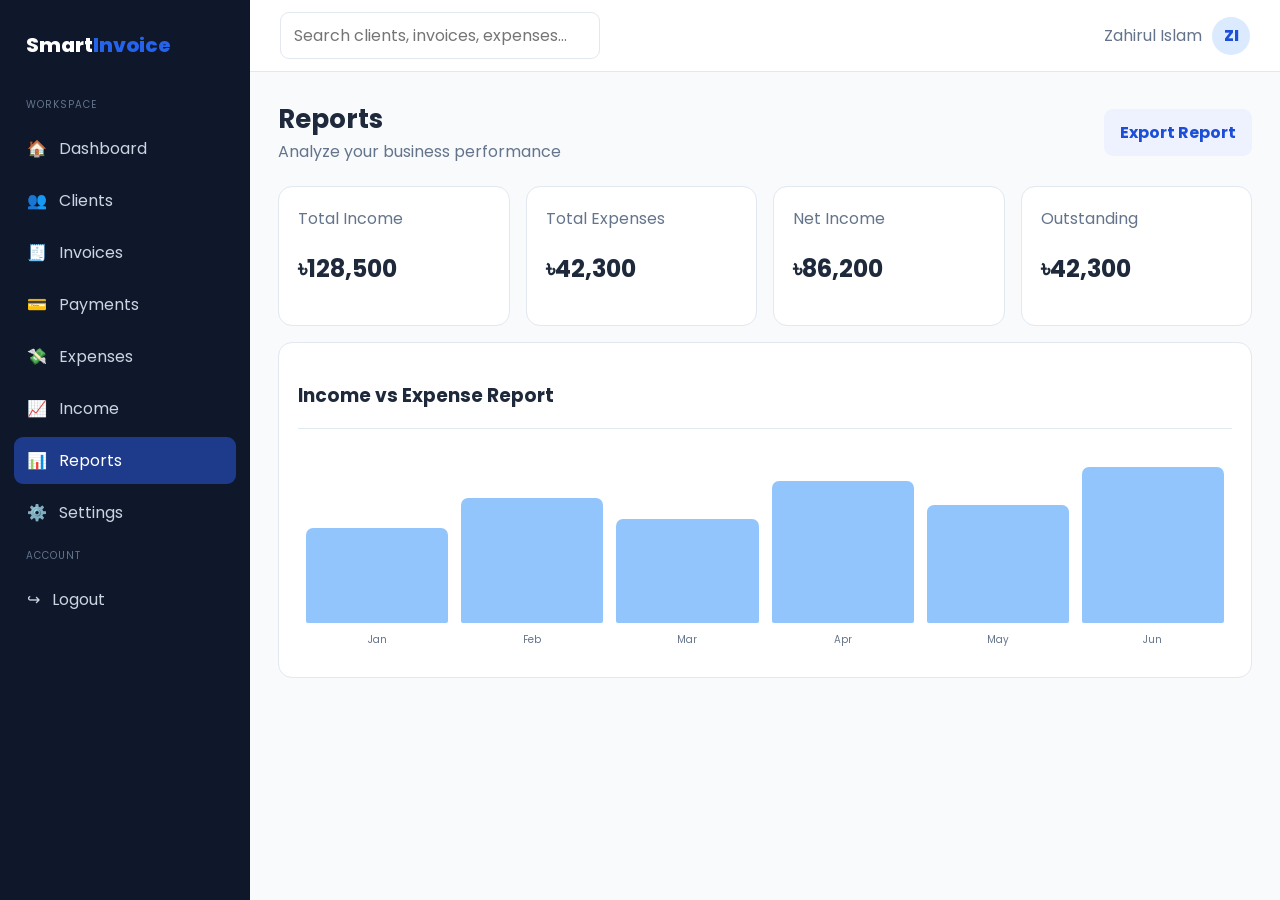
<file: pages/reports.html>
<!DOCTYPE html>
<html lang="en">
<head>
    <meta charset="UTF-8">
    <meta name="viewport" content="width=device-width, initial-scale=1.0">
    <title>Reports — SmartInvoice</title>

    <link rel="stylesheet" href="../assets/css/style.css">
</head>

<body>
    <div class="app">
        
    <aside class="sidebar" id="sidebar">
        <div class="sidebar-logo">
            Smart<span>Invoice</span>
        </div>

        <div class="nav-title">Workspace</div>

        <nav class="nav">
            <button data-page="dashboard" onclick="location.href='dashboard.html'">🏠 &nbsp; Dashboard</button>
            <button data-page="clients" onclick="location.href='clients.html'">👥 &nbsp; Clients</button>
            <button data-page="invoices" onclick="location.href='invoices.html'">🧾 &nbsp; Invoices</button>
            <button data-page="payments" onclick="location.href='payments.html'">💳 &nbsp; Payments</button>
            <button data-page="expenses" onclick="location.href='expenses.html'">💸 &nbsp; Expenses</button>
            <button data-page="income" onclick="location.href='income.html'">📈 &nbsp; Income</button>
            <button data-page="reports" onclick="location.href='reports.html'">📊 &nbsp; Reports</button>
            <button data-page="settings" onclick="location.href='settings.html'">⚙️ &nbsp; Settings</button>
        </nav>

        <div class="nav-title">Account</div>

        <nav class="nav">
            <button onclick="SmartInvoice.logout()">↪ &nbsp; Logout</button>
        </nav>
    </aside>
    

        <main class="main">
            <header class="topbar">
                <div class="topbar-left">
                    <button
                        class="mobile-menu"
                        onclick="SmartInvoice.toggleSidebar()"
                    >
                        ☰
                    </button>

                    <input
                        class="search"
                        type="search"
                        placeholder="Search clients, invoices, expenses..."
                    >
                </div>

                <div class="profile">
                    <span class="muted">Zahirul Islam</span>

                    <div class="avatar">
                        ZI
                    </div>
                </div>
            </header>

            <div class="content">
                
<div class="titlebar">
    <div>
        <h1>Reports</h1>
        <div class="muted">Analyze your business performance</div>
    </div>

    <button class="btn btn-secondary" onclick="SmartInvoice.toast('Report export selected')">
        Export Report
    </button>
</div>

<div class="cards">
    <div class="card">
        <div class="muted">Total Income</div>
        <h2>৳128,500</h2>
    </div>

    <div class="card">
        <div class="muted">Total Expenses</div>
        <h2>৳42,300</h2>
    </div>

    <div class="card">
        <div class="muted">Net Income</div>
        <h2>৳86,200</h2>
    </div>

    <div class="card">
        <div class="muted">Outstanding</div>
        <h2>৳42,300</h2>
    </div>
</div>

<div class="card" style="margin-top:16px">
    <h3>Income vs Expense Report</h3>

    <div class="chart">
        <div class="bar" style="height:55%"><span>Jan</span></div>
        <div class="bar" style="height:72%"><span>Feb</span></div>
        <div class="bar" style="height:60%"><span>Mar</span></div>
        <div class="bar" style="height:82%"><span>Apr</span></div>
        <div class="bar" style="height:68%"><span>May</span></div>
        <div class="bar" style="height:90%"><span>Jun</span></div>
    </div>
</div>

            </div>
        </main>
    </div>

    <div id="toast" class="toast"></div>

    <script src="../assets/js/api.js"></script>
    <script src="../assets/js/auth.js"></script>
    <script src="../assets/js/app.js"></script>
</body>
</html>
</file>
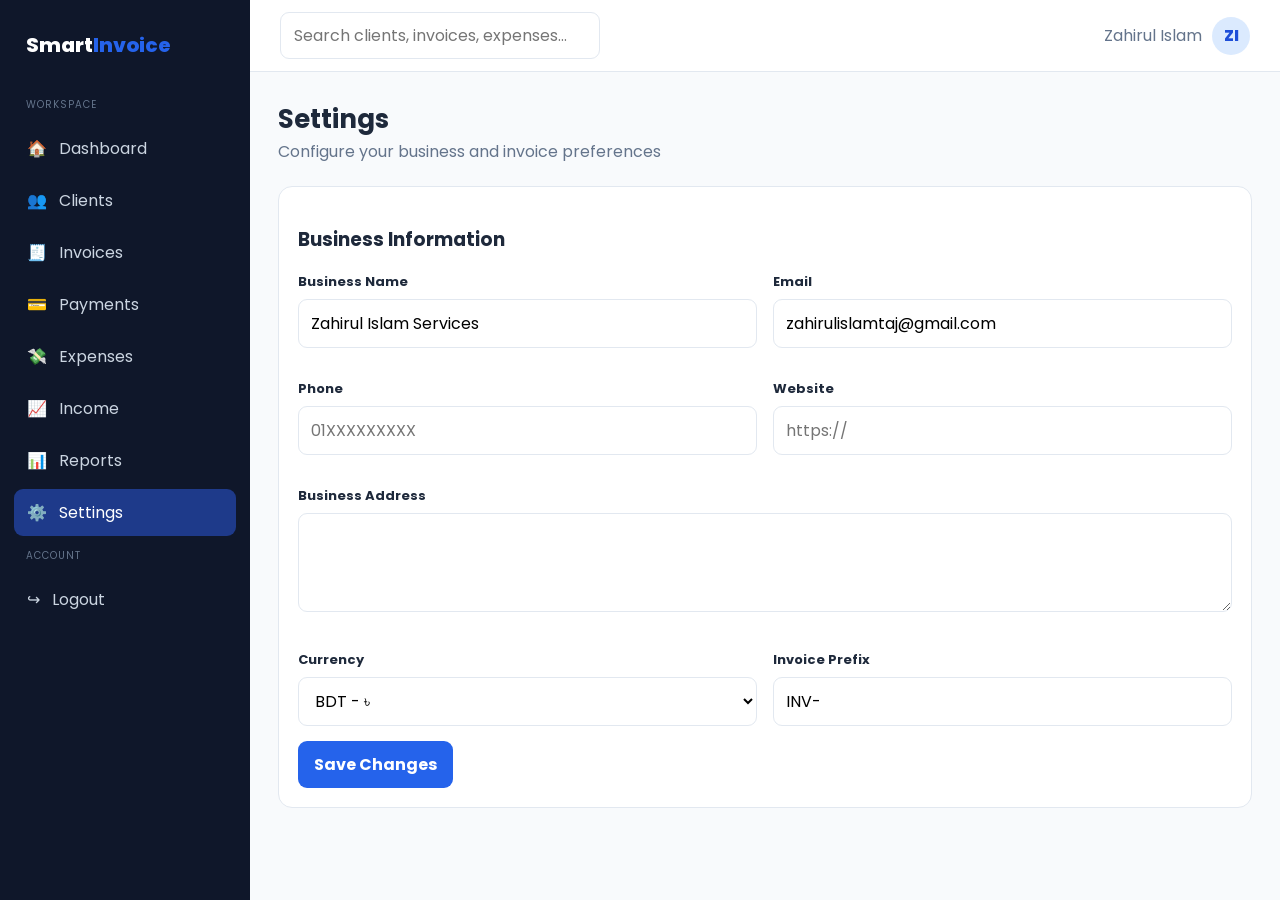
<file: pages/settings.html>
<!DOCTYPE html>
<html lang="en">
<head>
    <meta charset="UTF-8">
    <meta name="viewport" content="width=device-width, initial-scale=1.0">
    <title>Settings — SmartInvoice</title>

    <link rel="stylesheet" href="../assets/css/style.css">
</head>

<body>
    <div class="app">
        
    <aside class="sidebar" id="sidebar">
        <div class="sidebar-logo">
            Smart<span>Invoice</span>
        </div>

        <div class="nav-title">Workspace</div>

        <nav class="nav">
            <button data-page="dashboard" onclick="location.href='dashboard.html'">🏠 &nbsp; Dashboard</button>
            <button data-page="clients" onclick="location.href='clients.html'">👥 &nbsp; Clients</button>
            <button data-page="invoices" onclick="location.href='invoices.html'">🧾 &nbsp; Invoices</button>
            <button data-page="payments" onclick="location.href='payments.html'">💳 &nbsp; Payments</button>
            <button data-page="expenses" onclick="location.href='expenses.html'">💸 &nbsp; Expenses</button>
            <button data-page="income" onclick="location.href='income.html'">📈 &nbsp; Income</button>
            <button data-page="reports" onclick="location.href='reports.html'">📊 &nbsp; Reports</button>
            <button data-page="settings" onclick="location.href='settings.html'">⚙️ &nbsp; Settings</button>
        </nav>

        <div class="nav-title">Account</div>

        <nav class="nav">
            <button onclick="SmartInvoice.logout()">↪ &nbsp; Logout</button>
        </nav>
    </aside>
    

        <main class="main">
            <header class="topbar">
                <div class="topbar-left">
                    <button
                        class="mobile-menu"
                        onclick="SmartInvoice.toggleSidebar()"
                    >
                        ☰
                    </button>

                    <input
                        class="search"
                        type="search"
                        placeholder="Search clients, invoices, expenses..."
                    >
                </div>

                <div class="profile">
                    <span class="muted">Zahirul Islam</span>

                    <div class="avatar">
                        ZI
                    </div>
                </div>
            </header>

            <div class="content">
                
<div class="titlebar">
    <div>
        <h1>Settings</h1>
        <div class="muted">Configure your business and invoice preferences</div>
    </div>
</div>

<div class="card">
    <h3>Business Information</h3>

    <div class="form-grid">
        <div class="field">
            <label>Business Name</label>
            <input value="Zahirul Islam Services">
        </div>

        <div class="field">
            <label>Email</label>
            <input value="zahirulislamtaj@gmail.com">
        </div>

        <div class="field">
            <label>Phone</label>
            <input placeholder="01XXXXXXXXX">
        </div>

        <div class="field">
            <label>Website</label>
            <input placeholder="https://">
        </div>

        <div class="field full">
            <label>Business Address</label>
            <textarea rows="3"></textarea>
        </div>

        <div class="field">
            <label>Currency</label>
            <select>
                <option>BDT - ৳</option>
                <option>USD - $</option>
            </select>
        </div>

        <div class="field">
            <label>Invoice Prefix</label>
            <input value="INV-">
        </div>
    </div>

    <button class="btn btn-primary" onclick="SmartInvoice.toast('Settings saved')">
        Save Changes
    </button>
</div>

            </div>
        </main>
    </div>

    <div id="toast" class="toast"></div>

    <script src="../assets/js/api.js"></script>
    <script src="../assets/js/auth.js"></script>
    <script src="../assets/js/app.js"></script>
</body>
</html>
</file>
<file: assets/css/style.css>
@import url("https://fonts.googleapis.com/css2?family=Poppins:wght@400;500;600;700;800&display=swap");


:root {
    --primary: #2563eb;
    --dark: #0f172a;
    --background: #f8fafc;
    --card: #ffffff;
    --text: #1e293b;
    --muted: #64748b;
    --border: #e2e8f0;
    --success: #16a34a;
    --warning: #f59e0b;
    --danger: #dc2626;
}

* {
    box-sizing: border-box;
}

body {
    margin: 0;
    font-family: "Poppins", Arial, sans-serif;
    background: var(--background);
    color: var(--text);
}

button,
input,
select,
textarea {
    font: inherit;
}

button {
    cursor: pointer;
}

a {
    color: inherit;
    text-decoration: none;
}

.hidden {
    display: none !important;
}

.btn {
    border: 0;
    border-radius: 9px;
    padding: 11px 16px;
    font-weight: 700;
}

.btn-primary {
    background: var(--primary);
    color: #fff;
}

.btn-secondary {
    background: #eef2ff;
    color: #1d4ed8;
}

.btn-outline {
    background: #fff;
    color: var(--text);
    border: 1px solid var(--border);
}

.full-btn {
    width: 100%;
}

.login-page {
    min-height: 100vh;
    display: grid;
    place-items: center;
    padding: 20px;
    background: linear-gradient(135deg, #eff6ff, #f8fafc);
}

.login-box {
    width: min(430px, 100%);
    background: #fff;
    border: 1px solid var(--border);
    border-radius: 18px;
    padding: 32px;
    box-shadow: 0 20px 60px rgba(15, 23, 42, 0.10);
}

.logo {
    font-size: 25px;
    font-weight: 800;
    margin-bottom: 24px;
}

.logo span,
.sidebar-logo span {
    color: var(--primary);
}

.login-box h1 {
    margin: 0 0 8px;
    font-size: 28px;
}

.subtitle,
.muted {
    color: var(--muted);
}

.subtitle {
    font-size: 14px;
    margin-bottom: 24px;
}

.field {
    margin-bottom: 15px;
}

.field label {
    display: block;
    font-size: 13px;
    font-weight: 700;
    margin-bottom: 7px;
}

.field input,
.field select,
.field textarea {
    width: 100%;
    border: 1px solid var(--border);
    border-radius: 9px;
    padding: 11px 12px;
    background: #fff;
    outline: none;
}

.field input:focus,
.field select:focus,
.field textarea:focus {
    border-color: var(--primary);
}

.switch-text {
    text-align: center;
    color: var(--muted);
    font-size: 13px;
    margin-top: 18px;
}

.link-btn {
    border: 0;
    background: none;
    color: var(--primary);
    font-weight: 700;
    padding: 0;
}

.app {
    min-height: 100vh;
}

.sidebar {
    position: fixed;
    top: 0;
    left: 0;
    bottom: 0;
    width: 250px;
    background: var(--dark);
    color: #fff;
    padding: 22px 14px;
    z-index: 20;
}

.sidebar-logo {
    padding: 8px 12px 25px;
    font-size: 20px;
    font-weight: 800;
}

.nav-title {
    color: #64748b;
    font-size: 10px;
    text-transform: uppercase;
    letter-spacing: 1px;
    padding: 12px;
}

.nav {
    display: grid;
    gap: 5px;
}

.nav button {
    width: 100%;
    border: 0;
    background: transparent;
    color: #cbd5e1;
    text-align: left;
    padding: 11px 13px;
    border-radius: 9px;
}

.nav button:hover,
.nav button.active {
    background: #1e3a8a;
    color: #fff;
}

.main {
    margin-left: 250px;
    min-height: 100vh;
}

.topbar {
    height: 72px;
    background: #fff;
    border-bottom: 1px solid var(--border);
    display: flex;
    align-items: center;
    justify-content: space-between;
    padding: 0 30px;
    position: sticky;
    top: 0;
    z-index: 10;
}

.topbar-left {
    display: flex;
    align-items: center;
    gap: 12px;
}

.search {
    width: 320px;
    border: 1px solid var(--border);
    border-radius: 9px;
    padding: 10px 13px;
}

.profile {
    display: flex;
    align-items: center;
    gap: 10px;
}

.avatar {
    width: 38px;
    height: 38px;
    border-radius: 50%;
    display: grid;
    place-items: center;
    background: #dbeafe;
    color: #1d4ed8;
    font-weight: 800;
}

.content {
    padding: 28px;
    max-width: 1500px;
    margin: auto;
}

.titlebar {
    display: flex;
    justify-content: space-between;
    align-items: center;
    gap: 15px;
    margin-bottom: 22px;
}

.titlebar h1 {
    margin: 0;
    font-size: 26px;
}

.cards {
    display: grid;
    grid-template-columns: repeat(4, 1fr);
    gap: 16px;
}

.card {
    background: #fff;
    border: 1px solid var(--border);
    border-radius: 14px;
    padding: 19px;
}

.metric {
    display: flex;
    justify-content: space-between;
}

.metric h2 {
    margin: 7px 0;
    font-size: 25px;
}

.metric-icon {
    width: 42px;
    height: 42px;
    border-radius: 10px;
    background: #eff6ff;
    color: var(--primary);
    display: grid;
    place-items: center;
    font-weight: 800;
}

.grid-2 {
    display: grid;
    grid-template-columns: 1.4fr 1fr;
    gap: 16px;
    margin-top: 16px;
}

.chart {
    height: 230px;
    display: flex;
    align-items: end;
    gap: 13px;
    padding: 20px 8px 35px;
    border-top: 1px solid var(--border);
}

.bar {
    flex: 1;
    background: #93c5fd;
    border-radius: 7px 7px 2px 2px;
    min-height: 25px;
    position: relative;
}

.bar span {
    position: absolute;
    bottom: -25px;
    left: 50%;
    transform: translateX(-50%);
    font-size: 10px;
    color: var(--muted);
}

.quick-grid {
    display: grid;
    grid-template-columns: repeat(2, 1fr);
    gap: 10px;
}

.quick-card {
    background: #f8fafc;
    border: 1px solid var(--border);
    border-radius: 10px;
    padding: 15px;
}

.table-card {
    overflow-x: auto;
}

table {
    width: 100%;
    border-collapse: collapse;
}

th,
td {
    text-align: left;
    padding: 13px 10px;
    border-bottom: 1px solid var(--border);
    font-size: 13px;
    white-space: nowrap;
}

th {
    color: var(--muted);
    font-weight: 600;
}

.status {
    display: inline-block;
    padding: 5px 9px;
    border-radius: 999px;
    font-size: 11px;
    font-weight: 700;
}

.paid {
    background: #dcfce7;
    color: #15803d;
}

.pending {
    background: #fef3c7;
    color: #a16207;
}

.overdue {
    background: #fee2e2;
    color: #b91c1c;
}

.draft {
    background: #f1f5f9;
    color: #475569;
}

.toolbar {
    display: flex;
    gap: 10px;
    flex-wrap: wrap;
    margin-bottom: 16px;
}

.toolbar input,
.toolbar select {
    border: 1px solid var(--border);
    border-radius: 9px;
    padding: 10px 12px;
    background: #fff;
}

.toolbar input {
    min-width: 240px;
}

.form-grid {
    display: grid;
    grid-template-columns: repeat(2, 1fr);
    gap: 16px;
}

.full {
    grid-column: 1 / -1;
}

.toast {
    position: fixed;
    right: 25px;
    bottom: 25px;
    background: var(--dark);
    color: #fff;
    padding: 12px 17px;
    border-radius: 10px;
    display: none;
    z-index: 100;
}

.toast.show {
    display: block;
}

.mobile-menu {
    display: none;
    border: 0;
    background: none;
    font-size: 23px;
}

@media (max-width: 1000px) {
    .cards {
        grid-template-columns: repeat(2, 1fr);
    }

    .grid-2 {
        grid-template-columns: 1fr;
    }
}

@media (max-width: 720px) {
    .sidebar {
        transform: translateX(-100%);
        transition: 0.2s;
    }

    .sidebar.open {
        transform: translateX(0);
    }

    .main {
        margin-left: 0;
    }

    .mobile-menu {
        display: block;
    }

    .search {
        display: none;
    }

    .topbar {
        padding: 0 15px;
    }

    .content {
        padding: 18px;
    }

    .cards,
    .form-grid {
        grid-template-columns: 1fr;
    }

    .titlebar {
        align-items: flex-start;
        flex-direction: column;
    }
}
</file>
